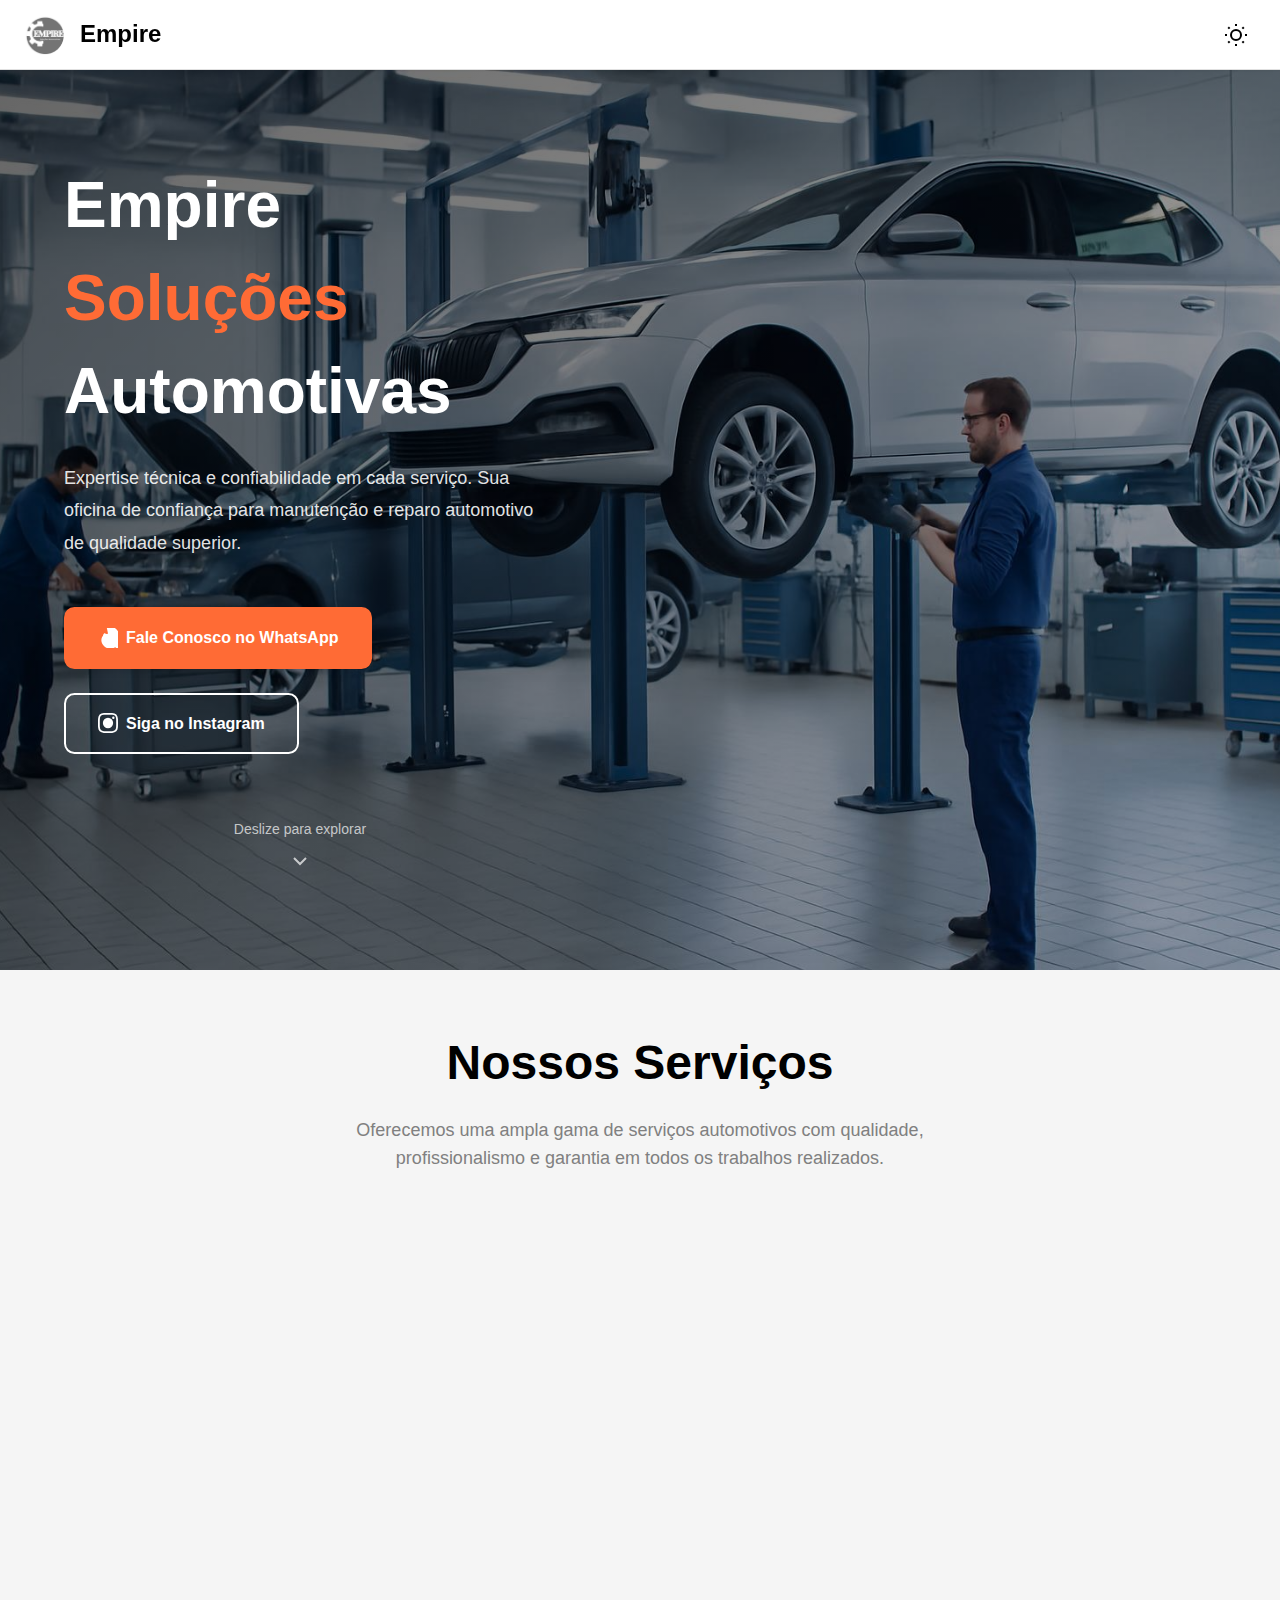
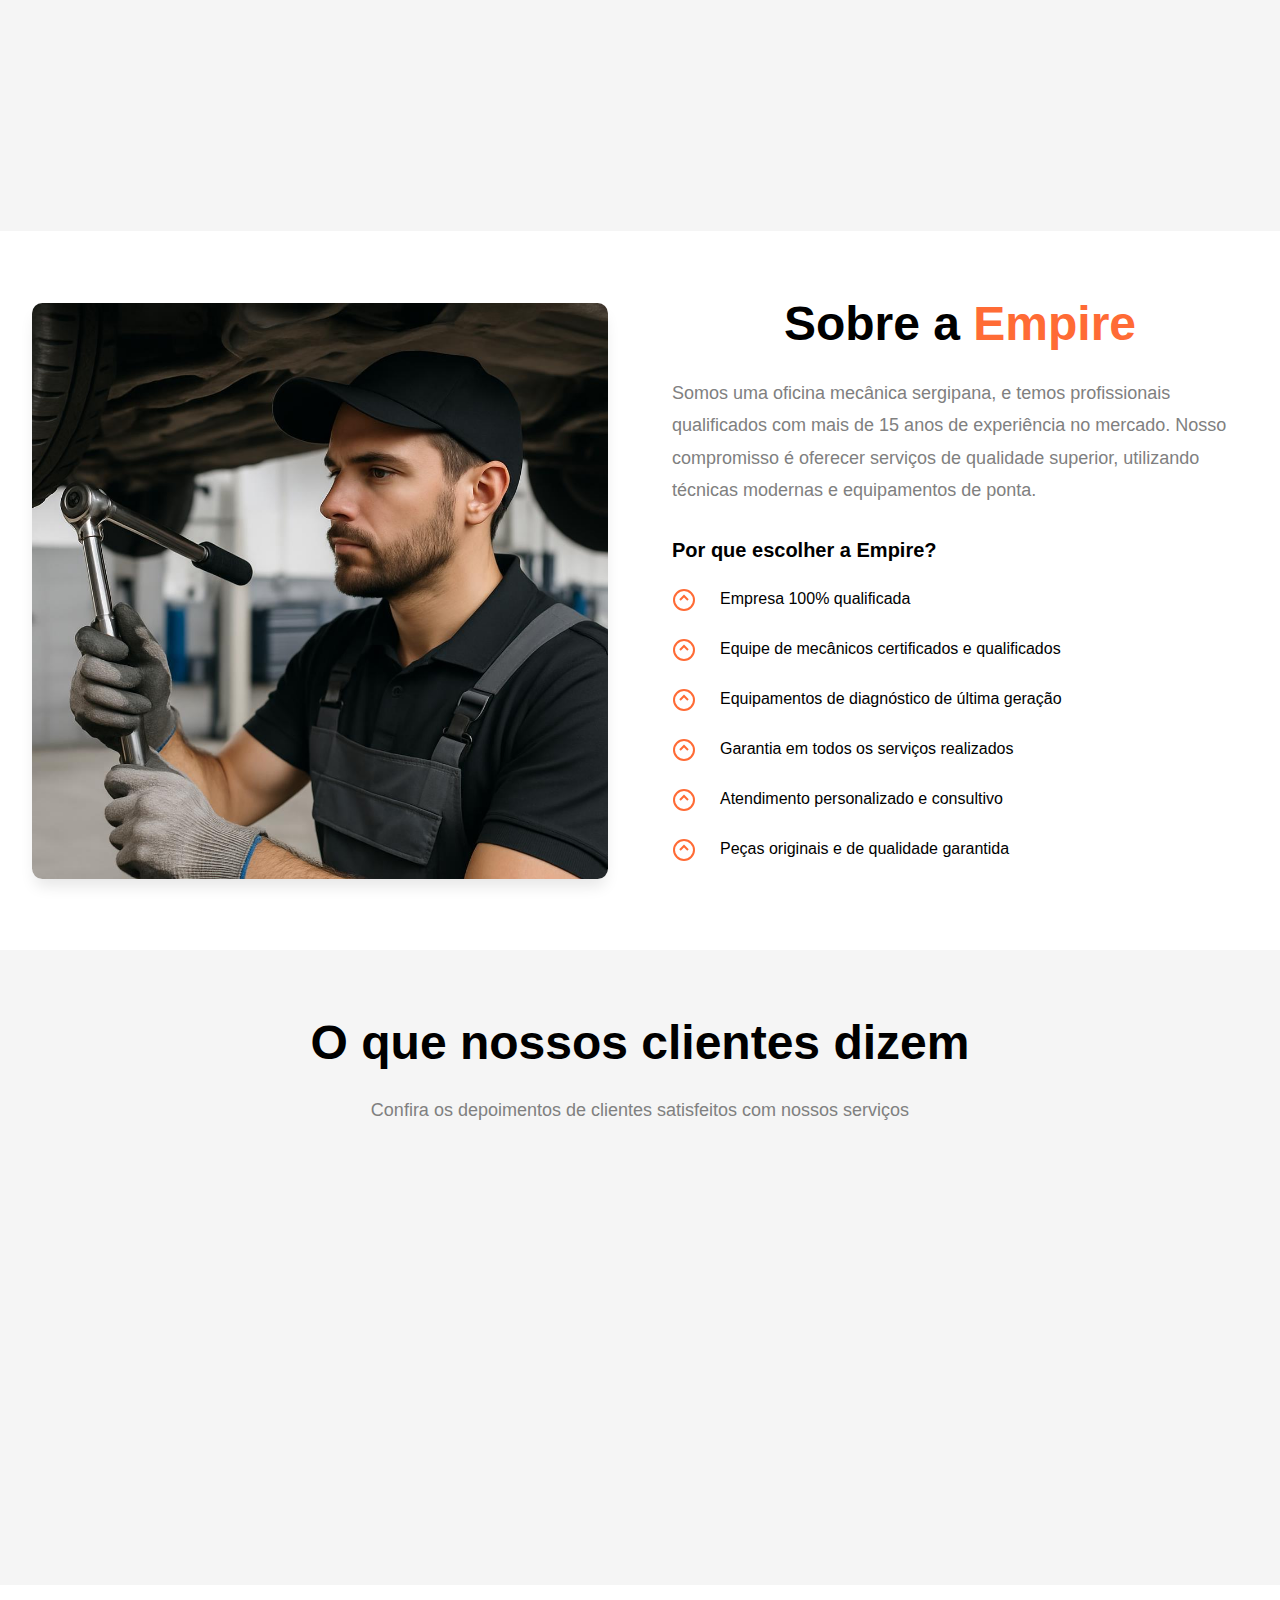
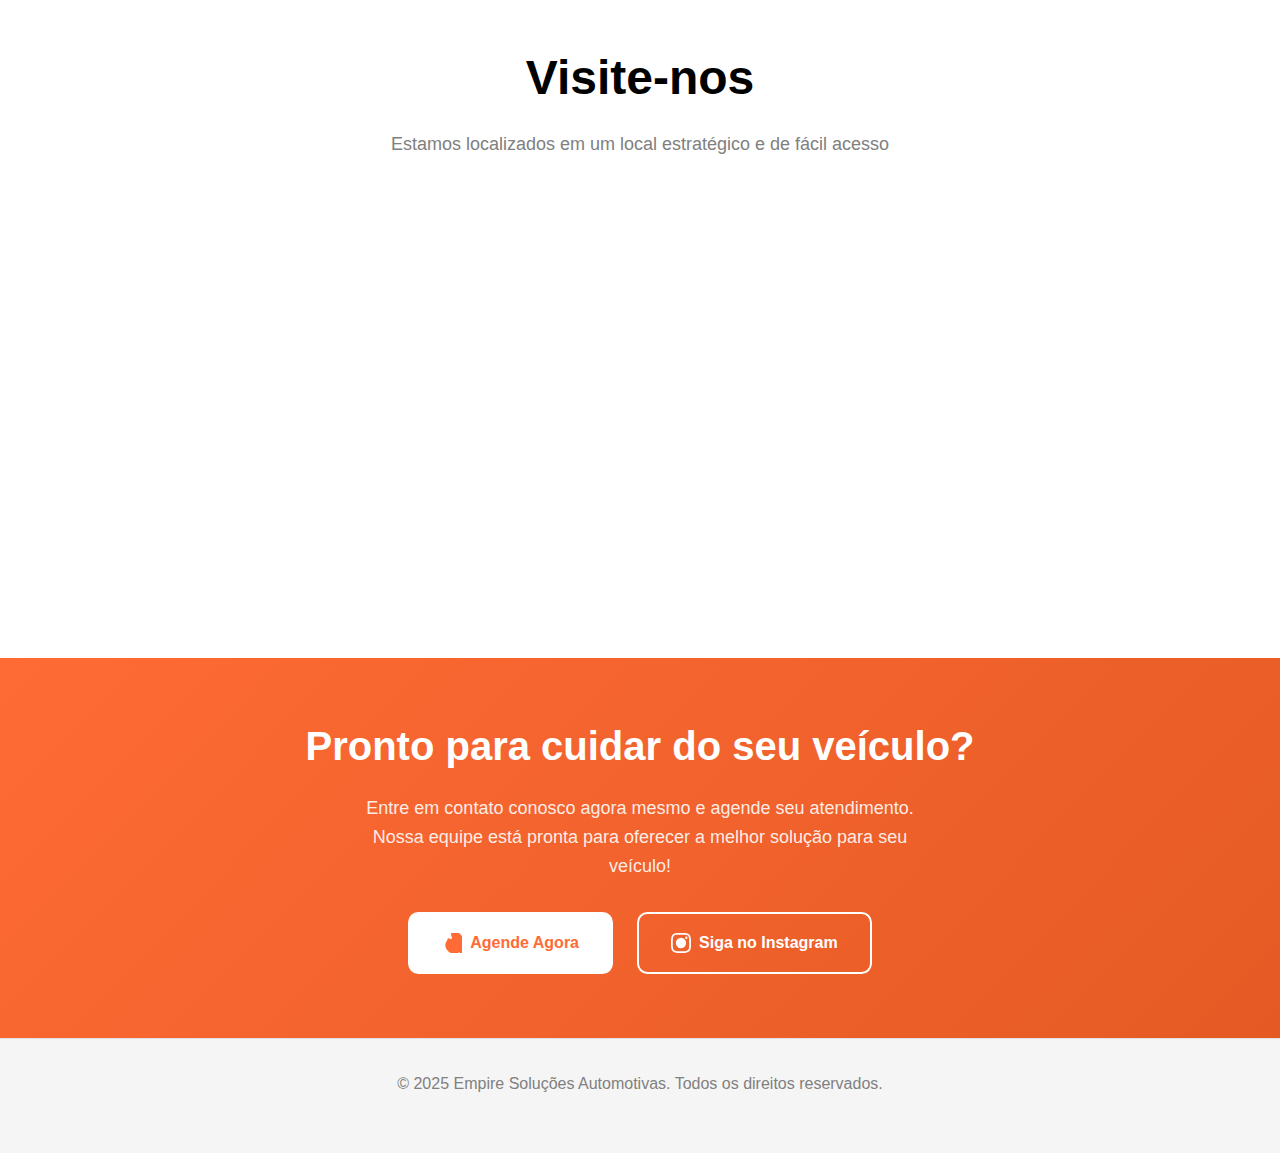
<file: index.html>
<!DOCTYPE html>
<html lang="pt-BR">
<head>
    <meta charset="UTF-8">
    <meta name="viewport" content="width=device-width, initial-scale=1.0">
    <title>Empire Soluções Automotivas</title>
    <link rel="stylesheet" href="css/styles.css">
</head>
<body>
    <!-- Header -->
    <header class="header">
        <div class="header-content">
            <div class="logo">
                <img src="images/logo.png" alt="Empire Soluções Automotivas" class="logo-img">
                <span class="logo-text">Empire</span>
            </div>
            <button class="theme-toggle" id="themeToggle" aria-label="Toggle theme">
                <svg class="sun-icon" width="24" height="24" viewBox="0 0 24 24" fill="none" stroke="currentColor" stroke-width="2">
                    <circle cx="12" cy="12" r="5"></circle>
                    <line x1="12" y1="1" x2="12" y2="3"></line>
                    <line x1="12" y1="21" x2="12" y2="23"></line>
                    <line x1="4.22" y1="4.22" x2="5.64" y2="5.64"></line>
                    <line x1="18.36" y1="18.36" x2="19.78" y2="19.78"></line>
                    <line x1="1" y1="12" x2="3" y2="12"></line>
                    <line x1="21" y1="12" x2="23" y2="12"></line>
                    <line x1="4.22" y1="19.78" x2="5.64" y2="18.36"></line>
                    <line x1="18.36" y1="5.64" x2="19.78" y2="4.22"></line>
                </svg>
                <svg class="moon-icon" width="24" height="24" viewBox="0 0 24 24" fill="none" stroke="currentColor" stroke-width="2">
                    <path d="M21 12.79A9 9 0 1 1 11.21 3 7 7 0 0 0 21 12.79z"></path>
                </svg>
            </button>
        </div>
    </header>

    <!-- Hero Section -->
    <section class="hero">
        <div class="hero-content">
            <h1 class="hero-title">
                <span class="hero-title-white">Empire</span>
                <span class="hero-title-orange">Soluções</span>
                <span class="hero-title-white">Automotivas</span>
            </h1>
            <p class="hero-description">
                Expertise técnica e confiabilidade em cada serviço. Sua oficina de confiança para manutenção e reparo automotivo de qualidade superior.
            </p>
            <div class="hero-buttons">
                <a href="booking.html" onclick="event.preventDefault(); window.location.href='booking.html'; return false;"?text=Olá!%20Gostaria%20de%20agendar%20um%20serviço%20na%20Empire%20Soluções%20Automotivas." class="btn btn-primary" target="_blank">
                    <svg width="20" height="20" viewBox="0 0 24 24" fill="currentColor">
                        <path d="M17.472 14.382c-.297-.149-1.758-.867-2.03-.967-.273-.099-.471-.148-.67.15-.197.297-.767.966-.94 1.164-.173.199-.347.223-.644.075-.297-.15-1.255-.463-2.39-1.475-.883-.788-1.48-1.761-1.653-2.059-.173-.297-.018-.458.13-.606.134-.133.298-.347.446-.52.149-.174.198-.298.298-.497.099-.198.05-.371-.025-.52-.075-.149-.669-1.612-.916-2.207-.242-.579-.487-.5-.67-.51-.173-.008-.371-.01-.57-.01-.198 0-.52.074-.792.372-.272.297-1.04 1.016-1.04 2.479 0 1.462 1.065 2.875 1.213 3.074.149.198 2.096 3.2 5.076 4.487.709.306 1.262.489 1.694.625.712.227 1.36.195 1.871.118.571-.085 1.758-.719 2.006-1.413.248-.694.248-1.289.173-1.413-.074-.124-.272-.198-.57-.347m-5.421-7.403h-.004a9.87 9.87 0 00-5.031 1.378c-3.055 2.364-3.905 6.75-1.904 10.692 1.913 3.692 5.786 5.81 9.77 5.81 2.331 0 4.56-.822 6.395-2.44l.009-.007 2.588 1.341c.309.161.659.134.945-.082.285-.217.38-.624.246-.925l-1.32-2.39c1.77-2.341 2.81-5.15 2.81-8.23-.001-8.59-7.418-15.52-16.635-15.52zm8.635 14.774l-2.197-1.131c.639.473 1.228 1.008 1.755 1.603.528.595.997 1.239 1.404 1.915l2.197 1.131c.309.161.659.134.945-.082.285-.217.38-.624.246-.925l-1.35-2.511z"/>
                    </svg>
                    Fale Conosco no WhatsApp
                </a>
                <a href="https://instagram.com/empiresolucoesautomotivas" class="btn btn-secondary" target="_blank">
                    <svg width="20" height="20" viewBox="0 0 24 24" fill="currentColor">
                        <path d="M12 2.163c3.204 0 3.584.012 4.85.07 3.252.148 4.771 1.691 4.919 4.919.058 1.265.069 1.645.069 4.849 0 3.205-.012 3.584-.069 4.849-.149 3.225-1.664 4.771-4.919 4.919-1.266.058-1.644.07-4.85.07-3.204 0-3.584-.012-4.849-.07-3.26-.149-4.771-1.699-4.919-4.92-.058-1.265-.07-1.644-.07-4.849 0-3.204.013-3.583.07-4.849.149-3.227 1.664-4.771 4.919-4.919 1.266-.057 1.645-.069 4.849-.069zm0-2.163c-3.259 0-3.667.014-4.947.072-4.358.2-6.78 2.618-6.98 6.98-.059 1.281-.073 1.689-.073 4.948 0 3.259.014 3.668.072 4.948.2 4.358 2.618 6.78 6.98 6.98 1.281.058 1.689.072 4.948.072 3.259 0 3.668-.014 4.948-.072 4.354-.2 6.782-2.618 6.979-6.98.059-1.28.073-1.689.073-4.948 0-3.259-.014-3.667-.072-4.947-.196-4.354-2.617-6.78-6.979-6.98-1.281-.059-1.69-.073-4.949-.073zM5.838 12a6.162 6.162 0 1 1 12.324 0 6.162 6.162 0 0 1-12.324 0zM12 16a4 4 0 1 1 0-8 4 4 0 0 1 0 8zm4.965-10.322a1.44 1.44 0 1 1 2.881.001 1.44 1.44 0 0 1-2.881-.001z"/>
                    </svg>
                    Siga no Instagram
                </a>
            </div>
            <div class="scroll-indicator">
                <span>Deslize para explorar</span>
                <svg width="24" height="24" viewBox="0 0 24 24" fill="none" stroke="currentColor" stroke-width="2">
                    <polyline points="6 9 12 15 18 9"></polyline>
                </svg>
            </div>
        </div>
        <div class="hero-background" style="background-image: url('images/hero-banner.jpg')"></div>
    </section>

    <!-- Services Section -->
    <section class="services" id="services">
        <div class="container">
            <h2 class="section-title">Nossos Serviços</h2>
            <p class="section-subtitle">Oferecemos uma ampla gama de serviços automotivos com qualidade, profissionalismo e garantia em todos os trabalhos realizados.</p>
            
            <div class="services-grid">
                <!-- Manutenção Geral -->
                <div class="service-card">
                    <div class="service-image">
                        <img src="images/maintenance-service.jpg" alt="Manutenção Geral">
                    </div>
                    <div class="service-content">
                        <div class="service-icon">
                            <svg width="32" height="32" viewBox="0 0 24 24" fill="none" stroke="currentColor" stroke-width="2">
                                <path d="M14.7 6.3a1 1 0 0 0 0 1.4l1.6 1.6a1 1 0 0 0 1.4 0l3.77-3.77a6 6 0 0 1-7.94 7.94l-6.91 6.91a2.12 2.12 0 1 1-3-3l6.91-6.91a6 6 0 0 1 7.94-7.94l-3.76 3.76z"></path>
                            </svg>
                        </div>
                        <h3 class="service-title">Manutenção Geral</h3>
                        <p class="service-description">Serviços completos de manutenção preventiva e corretiva para seu veículo, garantindo seu funcionamento perfeito.</p>
                    </div>
                </div>

                <!-- Elétrica Automotiva -->
                <div class="service-card">
                    <div class="service-image">
                        <img src="images/electrical-service.jpg" alt="Elétrica Automotiva">
                    </div>
                    <div class="service-content">
                        <div class="service-icon">
                            <svg width="32" height="32" viewBox="0 0 24 24" fill="none" stroke="currentColor" stroke-width="2">
                                <polyline points="6 16 12 10 18 16"></polyline>
                                <line x1="12" y1="10" x2="12" y2="3"></line>
                            </svg>
                        </div>
                        <h3 class="service-title">Elétrica Automotiva</h3>
                        <p class="service-description">Diagnóstico e reparo de sistemas elétricos, baterias, alternadores e componentes eletrônicos com precisão.</p>
                    </div>
                </div>

                <!-- Freios e Suspensão -->
                <div class="service-card">
                    <div class="service-image">
                        <img src="images/suspension-service.jpg" alt="Freios e Suspensão">
                    </div>
                    <div class="service-content">
                        <div class="service-icon">
                            <svg width="32" height="32" viewBox="0 0 24 24" fill="none" stroke="currentColor" stroke-width="2">
                                <path d="M12 22s8-4 8-10V5l-8-3-8 3v7c0 6 8 10 8 10z"></path>
                            </svg>
                        </div>
                        <h3 class="service-title">Freios e Suspensão</h3>
                        <p class="service-description">Inspeção, reparo e substituição de componentes de segurança com equipamento de ponta.</p>
                    </div>
                </div>

                <!-- Diagnóstico Computadorizado -->
                <div class="service-card">
                    <div class="service-image">
                        <img src="images/diagnostic-service.jpg" alt="Diagnóstico Computadorizado">
                    </div>
                    <div class="service-content">
                        <div class="service-icon">
                            <svg width="32" height="32" viewBox="0 0 24 24" fill="none" stroke="currentColor" stroke-width="2">
                                <path d="M21 16V8a2 2 0 0 0-1-1.73l-7-4a2 2 0 0 0-2 0l-7 4A2 2 0 0 0 3 8v8a2 2 0 0 0 1 1.73l7 4a2 2 0 0 0 2 0l7-4A2 2 0 0 0 21 16z"></path>
                                <polyline points="3.27 6.96 12 12.01 20.73 6.96"></polyline>
                                <line x1="12" y1="22.08" x2="12" y2="12"></line>
                            </svg>
                        </div>
                        <h3 class="service-title">Diagnóstico Computadorizado</h3>
                        <p class="service-description">Leitura de códigos de erro e diagnóstico avançado com equipamento de última geração.</p>
                    </div>
                </div>
            </div>
        </div>
    </section>

    <!-- About Section -->
    <section class="about" id="about">
        <div class="container about-container">
            <div class="about-image">
                <img src="images/maintenance-service.jpg" alt="Sobre a Empire">
            </div>
            <div class="about-content">
                <h2 class="section-title">Sobre a <span class="highlight">Empire</span></h2>
                <p class="about-text">Somos uma oficina mecânica sergipana, e temos profissionais qualificados com mais de 15 anos de experiência no mercado. Nosso compromisso é oferecer serviços de qualidade superior, utilizando técnicas modernas e equipamentos de ponta.</p>
                
                <h3 class="about-subtitle">Por que escolher a Empire?</h3>
                <ul class="about-list">
                    <li>
                        <svg width="24" height="24" viewBox="0 0 24 24" fill="none" stroke="currentColor" stroke-width="2">
                            <circle cx="12" cy="12" r="10"></circle>
                            <polyline points="16 12 12 8 8 12"></polyline>
                        </svg>
                        Empresa 100% qualificada
                    </li>
                    <li>
                        <svg width="24" height="24" viewBox="0 0 24 24" fill="none" stroke="currentColor" stroke-width="2">
                            <circle cx="12" cy="12" r="10"></circle>
                            <polyline points="16 12 12 8 8 12"></polyline>
                        </svg>
                        Equipe de mecânicos certificados e qualificados
                    </li>
                    <li>
                        <svg width="24" height="24" viewBox="0 0 24 24" fill="none" stroke="currentColor" stroke-width="2">
                            <circle cx="12" cy="12" r="10"></circle>
                            <polyline points="16 12 12 8 8 12"></polyline>
                        </svg>
                        Equipamentos de diagnóstico de última geração
                    </li>
                    <li>
                        <svg width="24" height="24" viewBox="0 0 24 24" fill="none" stroke="currentColor" stroke-width="2">
                            <circle cx="12" cy="12" r="10"></circle>
                            <polyline points="16 12 12 8 8 12"></polyline>
                        </svg>
                        Garantia em todos os serviços realizados
                    </li>
                    <li>
                        <svg width="24" height="24" viewBox="0 0 24 24" fill="none" stroke="currentColor" stroke-width="2">
                            <circle cx="12" cy="12" r="10"></circle>
                            <polyline points="16 12 12 8 8 12"></polyline>
                        </svg>
                        Atendimento personalizado e consultivo
                    </li>
                    <li>
                        <svg width="24" height="24" viewBox="0 0 24 24" fill="none" stroke="currentColor" stroke-width="2">
                            <circle cx="12" cy="12" r="10"></circle>
                            <polyline points="16 12 12 8 8 12"></polyline>
                        </svg>
                        Peças originais e de qualidade garantida
                    </li>
                </ul>
            </div>
        </div>
    </section>

    <!-- Testimonials Section -->
    <section class="testimonials" id="testimonials">
        <div class="container">
            <h2 class="section-title">O que nossos clientes dizem</h2>
            <p class="section-subtitle">Confira os depoimentos de clientes satisfeitos com nossos serviços</p>
            
            <div class="testimonials-grid">
                <div class="testimonial-card">
                    <div class="stars">
                        <span class="star">★</span>
                        <span class="star">★</span>
                        <span class="star">★</span>
                        <span class="star">★</span>
                        <span class="star">★</span>
                    </div>
                    <p class="testimonial-text">"Excelente atendimento! A equipe é muito profissional e o serviço foi realizado com qualidade. Recomendo!"</p>
                    <div class="testimonial-author">
                        <p class="author-name">Carlos Silva</p>
                        <p class="author-role">Proprietário de Veículo</p>
                    </div>
                </div>

                <div class="testimonial-card">
                    <div class="stars">
                        <span class="star">★</span>
                        <span class="star">★</span>
                        <span class="star">★</span>
                        <span class="star">★</span>
                        <span class="star">★</span>
                    </div>
                    <p class="testimonial-text">"Empresa confiável. Sempre entregam no prazo e com excelência. Muito satisfeita com os resultados."</p>
                    <div class="testimonial-author">
                        <p class="author-name">Marina Santos</p>
                        <p class="author-role">Proprietária de Veículo</p>
                    </div>
                </div>

                <div class="testimonial-card">
                    <div class="stars">
                        <span class="star">★</span>
                        <span class="star">★</span>
                        <span class="star">★</span>
                        <span class="star">★</span>
                        <span class="star">★</span>
                    </div>
                    <p class="testimonial-text">"Serviço de diagnóstico muito preciso. Resolveu o problema do meu carro rapidamente. Voltarei com certeza!"</p>
                    <div class="testimonial-author">
                        <p class="author-name">Roberto Costa</p>
                        <p class="author-role">Empresário</p>
                    </div>
                </div>
            </div>
        </div>
    </section>

    <!-- Location Section -->
    <section class="location" id="location">
        <div class="container">
            <h2 class="section-title">Visite-nos</h2>
            <p class="section-subtitle">Estamos localizados em um local estratégico e de fácil acesso</p>
            
            <div class="location-grid">
                <!-- Localização -->
                <div class="location-card">
                    <div class="location-icon">
                        <svg width="32" height="32" viewBox="0 0 24 24" fill="none" stroke="currentColor" stroke-width="2">
                            <path d="M21 10c0 7-9 13-9 13s-9-6-9-13a9 9 0 0 1 18 0z"></path>
                            <circle cx="12" cy="10" r="3"></circle>
                        </svg>
                    </div>
                    <h3 class="location-title">Localização</h3>
                    <p class="location-text">Avenida Deputado Airton Teles, 616</p>
                    <p class="location-text">Aracaju, SE 49065-270</p>
                    <a href="https://maps.google.com/?q=Avenida+Deputado+Airton+Teles+616+Aracaju+SE" class="location-link" target="_blank">Ver no mapa →</a>
                </div>

                <!-- Horário -->
                <div class="location-card">
                    <div class="location-icon">
                        <svg width="32" height="32" viewBox="0 0 24 24" fill="none" stroke="currentColor" stroke-width="2">
                            <circle cx="12" cy="12" r="10"></circle>
                            <polyline points="12 6 12 12 16 14"></polyline>
                        </svg>
                    </div>
                    <h3 class="location-title">Horário de Funcionamento</h3>
                    <div class="schedule">
                        <div class="schedule-row">
                            <span class="schedule-day">Segunda a Sexta</span>
                            <span class="schedule-time">08:00 - 18:00</span>
                        </div>
                        <div class="schedule-row">
                            <span class="schedule-day">Sábado</span>
                            <span class="schedule-time">08:00 - 13:00</span>
                        </div>
                        <div class="schedule-row">
                            <span class="schedule-day">Domingo</span>
                            <span class="schedule-time closed">Fechado</span>
                        </div>
                    </div>
                </div>

                <!-- Contato -->
                <div class="location-card">
                    <div class="location-icon">
                        <svg width="32" height="32" viewBox="0 0 24 24" fill="none" stroke="currentColor" stroke-width="2">
                            <path d="M22 16.92v3a2 2 0 0 1-2.18 2 19.79 19.79 0 0 1-8.63-3.07 19.5 19.5 0 0 1-6-6 19.79 19.79 0 0 1-3.07-8.67A2 2 0 0 1 4.11 2h3a2 2 0 0 1 2 1.72 12.84 12.84 0 0 0 .7 2.81 2 2 0 0 1-.45 2.11L8.09 9.91a16 16 0 0 0 6 6l1.27-1.27a2 2 0 0 1 2.11-.45 12.84 12.84 0 0 0 2.81.7A2 2 0 0 1 22 16.92z"></path>
                        </svg>
                    </div>
                    <h3 class="location-title">Contato Direto</h3>
                    <p class="contact-text">Ligue ou envie uma mensagem</p>
                    <div class="contact-info">
                        <a href="tel:+5579999727920" class="contact-link">(79) 99972-7920</a>
                        <a href="mailto:contato@empire.com" class="contact-link">contato@empire.com</a>
                    </div>
                </div>
            </div>
        </div>
    </section>

    <!-- CTA Section -->
    <section class="cta">
        <div class="cta-content">
            <h2>Pronto para cuidar do seu veículo?</h2>
            <p>Entre em contato conosco agora mesmo e agende seu atendimento. Nossa equipe está pronta para oferecer a melhor solução para seu veículo!</p>
            <div class="cta-buttons">
                <a href="booking.html" onclick="event.preventDefault(); window.location.href='booking.html'; return false;"?text=Olá!%20Gostaria%20de%20agendar%20um%20serviço%20na%20Empire%20Soluções%20Automotivas." class="btn btn-light" target="_blank">
                    <svg width="20" height="20" viewBox="0 0 24 24" fill="currentColor">
                        <path d="M17.472 14.382c-.297-.149-1.758-.867-2.03-.967-.273-.099-.471-.148-.67.15-.197.297-.767.966-.94 1.164-.173.199-.347.223-.644.075-.297-.15-1.255-.463-2.39-1.475-.883-.788-1.48-1.761-1.653-2.059-.173-.297-.018-.458.13-.606.134-.133.298-.347.446-.52.149-.174.198-.298.298-.497.099-.198.05-.371-.025-.52-.075-.149-.669-1.612-.916-2.207-.242-.579-.487-.5-.67-.51-.173-.008-.371-.01-.57-.01-.198 0-.52.074-.792.372-.272.297-1.04 1.016-1.04 2.479 0 1.462 1.065 2.875 1.213 3.074.149.198 2.096 3.2 5.076 4.487.709.306 1.262.489 1.694.625.712.227 1.36.195 1.871.118.571-.085 1.758-.719 2.006-1.413.248-.694.248-1.289.173-1.413-.074-.124-.272-.198-.57-.347m-5.421-7.403h-.004a9.87 9.87 0 00-5.031 1.378c-3.055 2.364-3.905 6.75-1.904 10.692 1.913 3.692 5.786 5.81 9.77 5.81 2.331 0 4.56-.822 6.395-2.44l.009-.007 2.588 1.341c.309.161.659.134.945-.082.285-.217.38-.624.246-.925l-1.32-2.39c1.77-2.341 2.81-5.15 2.81-8.23-.001-8.59-7.418-15.52-16.635-15.52zm8.635 14.774l-2.197-1.131c.639.473 1.228 1.008 1.755 1.603.528.595.997 1.239 1.404 1.915l2.197 1.131c.309.161.659.134.945-.082.285-.217.38-.624.246-.925l-1.35-2.511z"/>
                    </svg>
                    Agende Agora
                </a>
                <a href="https://instagram.com/empiresolucoesautomotivas" class="btn btn-outline-light" target="_blank">
                    <svg width="20" height="20" viewBox="0 0 24 24" fill="currentColor">
                        <path d="M12 2.163c3.204 0 3.584.012 4.85.07 3.252.148 4.771 1.691 4.919 4.919.058 1.265.069 1.645.069 4.849 0 3.205-.012 3.584-.069 4.849-.149 3.225-1.664 4.771-4.919 4.919-1.266.058-1.644.07-4.85.07-3.204 0-3.584-.012-4.849-.07-3.26-.149-4.771-1.699-4.919-4.92-.058-1.265-.07-1.644-.07-4.849 0-3.204.013-3.583.07-4.849.149-3.227 1.664-4.771 4.919-4.919 1.266-.057 1.645-.069 4.849-.069zm0-2.163c-3.259 0-3.667.014-4.947.072-4.358.2-6.78 2.618-6.98 6.98-.059 1.281-.073 1.689-.073 4.948 0 3.259.014 3.668.072 4.948.2 4.358 2.618 6.78 6.98 6.98 1.281.058 1.689.072 4.948.072 3.259 0 3.668-.014 4.948-.072 4.354-.2 6.782-2.618 6.979-6.98.059-1.28.073-1.689.073-4.948 0-3.259-.014-3.667-.072-4.947-.196-4.354-2.617-6.78-6.979-6.98-1.281-.059-1.69-.073-4.949-.073zM5.838 12a6.162 6.162 0 1 1 12.324 0 6.162 6.162 0 0 1-12.324 0zM12 16a4 4 0 1 1 0-8 4 4 0 0 1 0 8zm4.965-10.322a1.44 1.44 0 1 1 2.881.001 1.44 1.44 0 0 1-2.881-.001z"/>
                    </svg>
                    Siga no Instagram
                </a>
            </div>
        </div>
    </section>

    <!-- Footer -->
    <footer class="footer">
        <div class="container">
            <p>&copy; 2025 Empire Soluções Automotivas. Todos os direitos reservados.</p>
        </div>
    </footer>

    <script src="js/script.js"></script>
</body>
</html>
</file>
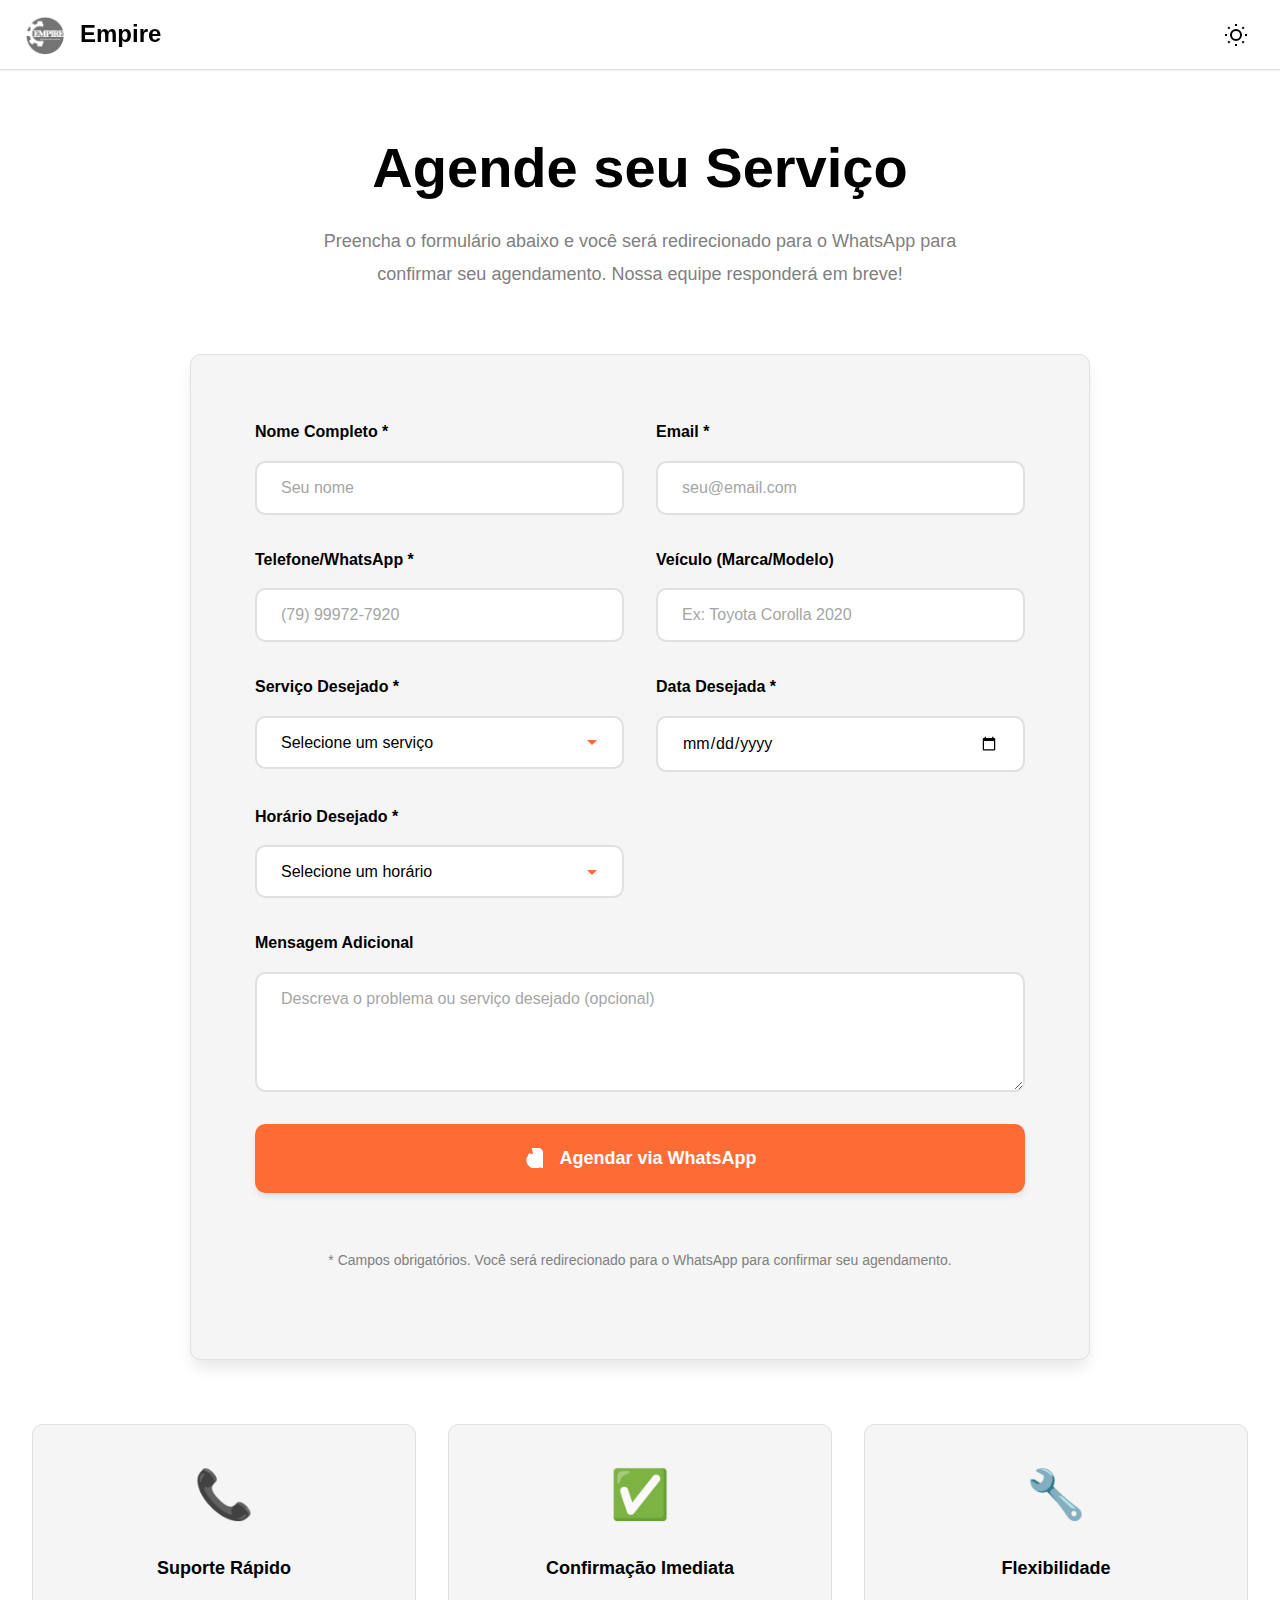
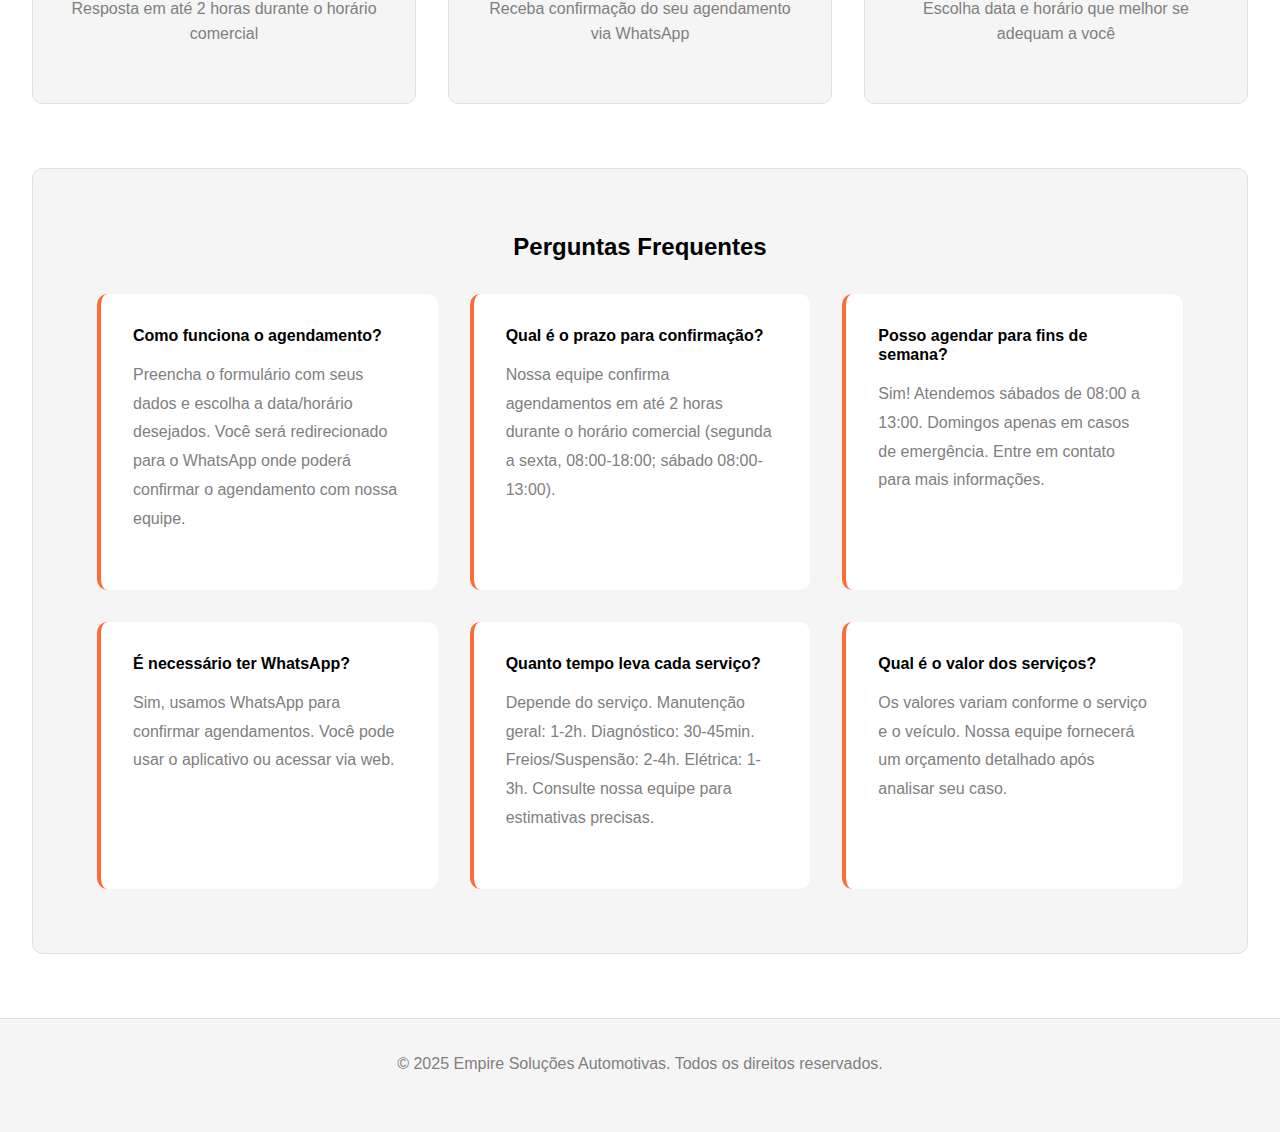
<file: booking.html>
<!DOCTYPE html>
<html lang="pt-BR">
<head>
    <meta charset="UTF-8">
    <meta name="viewport" content="width=device-width, initial-scale=1.0">
    <title>Agende seu Serviço - Empire Soluções Automotivas</title>
    <link rel="stylesheet" href="css/styles.css">
    <link rel="stylesheet" href="css/booking.css">
</head>
<body>
    <!-- Header -->
    <header class="header">
        <div class="header-content">
            <div class="logo">
                <img src="images/logo.png" alt="Empire Soluções Automotivas" class="logo-img">
                <span class="logo-text">Empire</span>
            </div>
            <button class="theme-toggle" id="themeToggle" aria-label="Toggle theme">
                <svg class="sun-icon" width="24" height="24" viewBox="0 0 24 24" fill="none" stroke="currentColor" stroke-width="2">
                    <circle cx="12" cy="12" r="5"></circle>
                    <line x1="12" y1="1" x2="12" y2="3"></line>
                    <line x1="12" y1="21" x2="12" y2="23"></line>
                    <line x1="4.22" y1="4.22" x2="5.64" y2="5.64"></line>
                    <line x1="18.36" y1="18.36" x2="19.78" y2="19.78"></line>
                    <line x1="1" y1="12" x2="3" y2="12"></line>
                    <line x1="21" y1="12" x2="23" y2="12"></line>
                    <line x1="4.22" y1="19.78" x2="5.64" y2="18.36"></line>
                    <line x1="18.36" y1="5.64" x2="19.78" y2="4.22"></line>
                </svg>
                <svg class="moon-icon" width="24" height="24" viewBox="0 0 24 24" fill="none" stroke="currentColor" stroke-width="2">
                    <path d="M21 12.79A9 9 0 1 1 11.21 3 7 7 0 0 0 21 12.79z"></path>
                </svg>
            </button>
        </div>
    </header>

    <!-- Booking Section -->
    <section class="booking-section">
        <div class="container">
            <div class="booking-header">
                <h1 class="booking-title">Agende seu Serviço</h1>
                <p class="booking-subtitle">
                    Preencha o formulário abaixo e você será redirecionado para o WhatsApp para confirmar seu agendamento. Nossa equipe responderá em breve!
                </p>
            </div>

            <div class="booking-container">
                <form id="bookingForm" class="booking-form">
                    <div class="form-grid">
                        <!-- Nome -->
                        <div class="form-group">
                            <label for="name" class="form-label">Nome Completo *</label>
                            <input 
                                type="text" 
                                id="name" 
                                name="name" 
                                class="form-input" 
                                placeholder="Seu nome"
                                required
                            >
                        </div>

                        <!-- Email -->
                        <div class="form-group">
                            <label for="email" class="form-label">Email *</label>
                            <input 
                                type="email" 
                                id="email" 
                                name="email" 
                                class="form-input" 
                                placeholder="seu@email.com"
                                required
                            >
                        </div>

                        <!-- Telefone -->
                        <div class="form-group">
                            <label for="phone" class="form-label">Telefone/WhatsApp *</label>
                            <input 
                                type="tel" 
                                id="phone" 
                                name="phone" 
                                class="form-input" 
                                placeholder="(79) 99972-7920"
                                required
                            >
                        </div>

                        <!-- Veículo -->
                        <div class="form-group">
                            <label for="vehicle" class="form-label">Veículo (Marca/Modelo)</label>
                            <input 
                                type="text" 
                                id="vehicle" 
                                name="vehicle" 
                                class="form-input" 
                                placeholder="Ex: Toyota Corolla 2020"
                            >
                        </div>

                        <!-- Serviço -->
                        <div class="form-group">
                            <label for="service" class="form-label">Serviço Desejado *</label>
                            <select id="service" name="service" class="form-select" required>
                                <option value="">Selecione um serviço</option>
                                <option value="maintenance">Manutenção Geral</option>
                                <option value="electrical">Elétrica Automotiva</option>
                                <option value="brakes">Freios e Suspensão</option>
                                <option value="diagnostic">Diagnóstico Computadorizado</option>
                                <option value="other">Outro Serviço</option>
                            </select>
                        </div>

                        <!-- Data -->
                        <div class="form-group">
                            <label for="date" class="form-label">Data Desejada *</label>
                            <input 
                                type="date" 
                                id="date" 
                                name="date" 
                                class="form-input"
                                required
                            >
                        </div>

                        <!-- Horário -->
                        <div class="form-group">
                            <label for="time" class="form-label">Horário Desejado *</label>
                            <select id="time" name="time" class="form-select" required>
                                <option value="">Selecione um horário</option>
                                <option value="08:00">08:00</option>
                                <option value="08:30">08:30</option>
                                <option value="09:00">09:00</option>
                                <option value="09:30">09:30</option>
                                <option value="10:00">10:00</option>
                                <option value="10:30">10:30</option>
                                <option value="11:00">11:00</option>
                                <option value="11:30">11:30</option>
                                <option value="13:00">13:00</option>
                                <option value="13:30">13:30</option>
                                <option value="14:00">14:00</option>
                                <option value="14:30">14:30</option>
                                <option value="15:00">15:00</option>
                                <option value="15:30">15:30</option>
                                <option value="16:00">16:00</option>
                                <option value="16:30">16:30</option>
                                <option value="17:00">17:00</option>
                                <option value="17:30">17:30</option>
                            </select>
                        </div>
                    </div>

                    <!-- Mensagem Adicional -->
                    <div class="form-group-full">
                        <label for="message" class="form-label">Mensagem Adicional</label>
                        <textarea 
                            id="message" 
                            name="message" 
                            class="form-textarea" 
                            placeholder="Descreva o problema ou serviço desejado (opcional)"
                        ></textarea>
                    </div>

                    <!-- Submit Button -->
                    <button type="submit" class="btn-submit" id="submitBtn">
                        <svg width="20" height="20" viewBox="0 0 24 24" fill="currentColor">
                            <path d="M17.472 14.382c-.297-.149-1.758-.867-2.03-.967-.273-.099-.471-.148-.67.15-.197.297-.767.966-.94 1.164-.173.199-.347.223-.644.075-.297-.15-1.255-.463-2.39-1.475-.883-.788-1.48-1.761-1.653-2.059-.173-.297-.018-.458.13-.606.134-.133.298-.347.446-.52.149-.174.198-.298.298-.497.099-.198.05-.371-.025-.52-.075-.149-.669-1.612-.916-2.207-.242-.579-.487-.5-.67-.51-.173-.008-.371-.01-.57-.01-.198 0-.52.074-.792.372-.272.297-1.04 1.016-1.04 2.479 0 1.462 1.065 2.875 1.213 3.074.149.198 2.096 3.2 5.076 4.487.709.306 1.262.489 1.694.625.712.227 1.36.195 1.871.118.571-.085 1.758-.719 2.006-1.413.248-.694.248-1.289.173-1.413-.074-.124-.272-.198-.57-.347m-5.421-7.403h-.004a9.87 9.87 0 00-5.031 1.378c-3.055 2.364-3.905 6.75-1.904 10.692 1.913 3.692 5.786 5.81 9.77 5.81 2.331 0 4.56-.822 6.395-2.44l.009-.007 2.588 1.341c.309.161.659.134.945-.082.285-.217.38-.624.246-.925l-1.32-2.39c1.77-2.341 2.81-5.15 2.81-8.23-.001-8.59-7.418-15.52-16.635-15.52zm8.635 14.774l-2.197-1.131c.639.473 1.228 1.008 1.755 1.603.528.595.997 1.239 1.404 1.915l2.197 1.131c.309.161.659.134.945-.082.285-.217.38-.624.246-.925l-1.35-2.511z"/>
                        </svg>
                        Agendar via WhatsApp
                    </button>

                    <p class="form-disclaimer">
                        * Campos obrigatórios. Você será redirecionado para o WhatsApp para confirmar seu agendamento.
                    </p>
                </form>
            </div>

            <!-- Info Cards -->
            <div class="info-cards">
                <div class="info-card">
                    <div class="info-icon">📞</div>
                    <h3 class="info-title">Suporte Rápido</h3>
                    <p class="info-text">Resposta em até 2 horas durante o horário comercial</p>
                </div>

                <div class="info-card">
                    <div class="info-icon">✅</div>
                    <h3 class="info-title">Confirmação Imediata</h3>
                    <p class="info-text">Receba confirmação do seu agendamento via WhatsApp</p>
                </div>

                <div class="info-card">
                    <div class="info-icon">🔧</div>
                    <h3 class="info-title">Flexibilidade</h3>
                    <p class="info-text">Escolha data e horário que melhor se adequam a você</p>
                </div>
            </div>

            <!-- FAQ Section -->
            <div class="faq-section">
                <h2 class="faq-title">Perguntas Frequentes</h2>
                
                <div class="faq-grid">
                    <div class="faq-item">
                        <h3 class="faq-question">Como funciona o agendamento?</h3>
                        <p class="faq-answer">
                            Preencha o formulário com seus dados e escolha a data/horário desejados. Você será redirecionado para o WhatsApp onde poderá confirmar o agendamento com nossa equipe.
                        </p>
                    </div>

                    <div class="faq-item">
                        <h3 class="faq-question">Qual é o prazo para confirmação?</h3>
                        <p class="faq-answer">
                            Nossa equipe confirma agendamentos em até 2 horas durante o horário comercial (segunda a sexta, 08:00-18:00; sábado 08:00-13:00).
                        </p>
                    </div>

                    <div class="faq-item">
                        <h3 class="faq-question">Posso agendar para fins de semana?</h3>
                        <p class="faq-answer">
                            Sim! Atendemos sábados de 08:00 a 13:00. Domingos apenas em casos de emergência. Entre em contato para mais informações.
                        </p>
                    </div>

                    <div class="faq-item">
                        <h3 class="faq-question">É necessário ter WhatsApp?</h3>
                        <p class="faq-answer">
                            Sim, usamos WhatsApp para confirmar agendamentos. Você pode usar o aplicativo ou acessar via web.
                        </p>
                    </div>

                    <div class="faq-item">
                        <h3 class="faq-question">Quanto tempo leva cada serviço?</h3>
                        <p class="faq-answer">
                            Depende do serviço. Manutenção geral: 1-2h. Diagnóstico: 30-45min. Freios/Suspensão: 2-4h. Elétrica: 1-3h. Consulte nossa equipe para estimativas precisas.
                        </p>
                    </div>

                    <div class="faq-item">
                        <h3 class="faq-question">Qual é o valor dos serviços?</h3>
                        <p class="faq-answer">
                            Os valores variam conforme o serviço e o veículo. Nossa equipe fornecerá um orçamento detalhado após analisar seu caso.
                        </p>
                    </div>
                </div>
            </div>
        </div>
    </section>

    <!-- Footer -->
    <footer class="footer">
        <div class="container">
            <p>&copy; 2025 Empire Soluções Automotivas. Todos os direitos reservados.</p>
        </div>
    </footer>

    <script src="js/script.js"></script>
    <script src="js/booking.js"></script>
</body>
</html>
</file>
<file: css/styles.css>
/* ============================================
   EMPIRE SOLUÇÕES AUTOMOTIVAS - CSS PURO
   Design: Industrial Minimalist
   Paleta: Cinza, Branco, Laranja Metálico
   ============================================ */

/* ============================================
   VARIÁVEIS CSS (Tema Claro)
   ============================================ */
:root {
  --primary: #FF6B35;
  --primary-foreground: #FFFFFF;
  --background: #FFFFFF;
  --foreground: #000000;
  --card: #F5F5F5;
  --card-foreground: #000000;
  --secondary: #808080;
  --secondary-foreground: #FFFFFF;
  --muted: #E8E8E8;
  --muted-foreground: #000000;
  --accent: #FF6B35;
  --accent-foreground: #FFFFFF;
  --border: #E0E0E0;
  --radius: 0.65rem;
  
  /* Espaçamento */
  --spacing-xs: 0.5rem;
  --spacing-sm: 1rem;
  --spacing-md: 1.5rem;
  --spacing-lg: 2rem;
  --spacing-xl: 3rem;
  --spacing-2xl: 4rem;
  
  /* Tipografia */
  --font-sans: -apple-system, BlinkMacSystemFont, 'Segoe UI', 'Roboto', 'Oxygen', 'Ubuntu', 'Cantarell', sans-serif;
  --font-size-sm: 0.875rem;
  --font-size-base: 1rem;
  --font-size-lg: 1.125rem;
  --font-size-xl: 1.25rem;
  --font-size-2xl: 1.5rem;
  --font-size-3xl: 2rem;
  --font-size-4xl: 2.5rem;
  
  /* Sombras */
  --shadow-sm: 0 1px 2px 0 rgba(0, 0, 0, 0.05);
  --shadow-md: 0 4px 6px -1px rgba(0, 0, 0, 0.1);
  --shadow-lg: 0 10px 15px -3px rgba(0, 0, 0, 0.1);
  --shadow-xl: 0 20px 25px -5px rgba(0, 0, 0, 0.1);
}

/* ============================================
   VARIÁVEIS CSS (Tema Escuro)
   ============================================ */
body.dark {
  --background: #1A1A1A;
  --foreground: #FFFFFF;
  --card: #2C2C2C;
  --card-foreground: #FFFFFF;
  --muted: #3A3A3A;
  --muted-foreground: #FFFFFF;
  --border: #404040;
}

/* ============================================
   RESET E BASE
   ============================================ */
* {
  margin: 0;
  padding: 0;
  box-sizing: border-box;
}

html {
  scroll-behavior: smooth;
}

body {
  font-family: var(--font-sans);
  background-color: var(--background);
  color: var(--foreground);
  line-height: 1.6;
  transition: background-color 0.3s ease, color 0.3s ease;
}

/* ============================================
   TIPOGRAFIA
   ============================================ */
h1, h2, h3, h4, h5, h6 {
  font-weight: 700;
  line-height: 1.2;
  margin-bottom: var(--spacing-md);
}

h1 { font-size: var(--font-size-4xl); }
h2 { font-size: var(--font-size-3xl); }
h3 { font-size: var(--font-size-2xl); }
h4 { font-size: var(--font-size-xl); }
h5 { font-size: var(--font-size-lg); }
h6 { font-size: var(--font-size-base); }

p {
  margin-bottom: var(--spacing-md);
  font-size: var(--font-size-base);
}

a {
  color: var(--primary);
  text-decoration: none;
  transition: color 0.3s ease;
}

a:hover {
  color: var(--accent);
}

/* ============================================
   CONTAINER
   ============================================ */
.container {
  width: 100%;
  max-width: 1280px;
  margin: 0 auto;
  padding: 0 var(--spacing-md);
}

@media (min-width: 768px) {
  .container {
    padding: 0 var(--spacing-lg);
  }
}

/* ============================================
   HEADER
   ============================================ */
.header {
  position: fixed;
  top: 0;
  left: 0;
  right: 0;
  height: 70px;
  background-color: var(--background);
  border-bottom: 1px solid var(--border);
  z-index: 1000;
  transition: all 0.3s ease;
  box-shadow: var(--shadow-sm);
}

.header-content {
  display: flex;
  justify-content: space-between;
  align-items: center;
  height: 100%;
  max-width: 1280px;
  margin: 0 auto;
  padding: 0 var(--spacing-md);
}

.logo {
  display: flex;
  align-items: center;
  gap: var(--spacing-sm);
  font-size: var(--font-size-2xl);
  font-weight: 700;
  color: var(--foreground);
}

.logo-img {
  width: 40px;
  height: 40px;
  border-radius: 50%;
  object-fit: cover;
}

.logo-text {
  display: none;
}

@media (min-width: 768px) {
  .logo-text {
    display: inline;
  }
}

/* Theme Toggle Button */
.theme-toggle {
  background: none;
  border: none;
  cursor: pointer;
  padding: var(--spacing-xs);
  display: flex;
  align-items: center;
  justify-content: center;
  color: var(--foreground);
  transition: transform 0.3s ease;
}

.theme-toggle:hover {
  transform: rotate(20deg);
}

.sun-icon {
  display: block;
}

.moon-icon {
  display: none;
}

body.dark .sun-icon {
  display: none;
}

body.dark .moon-icon {
  display: block;
}

/* ============================================
   HERO SECTION
   ============================================ */
.hero {
  position: relative;
  height: 100vh;
  min-height: 600px;
  display: flex;
  align-items: center;
  justify-content: flex-start;
  margin-top: 70px;
  overflow: hidden;
}

.hero-background {
  position: absolute;
  top: 0;
  left: 0;
  right: 0;
  bottom: 0;
  background-size: cover;
  background-position: center;
  z-index: 1;
}

.hero-background::after {
  content: '';
  position: absolute;
  top: 0;
  left: 0;
  right: 0;
  bottom: 0;
  background: linear-gradient(135deg, rgba(0, 0, 0, 0.6) 0%, rgba(0, 0, 0, 0.3) 100%);
}

.hero-content {
  position: relative;
  z-index: 2;
  max-width: 600px;
  padding: var(--spacing-2xl);
  animation: fadeInUp 0.8s ease-out;
}

.hero-title {
  font-size: clamp(2rem, 8vw, 4rem);
  font-weight: 700;
  line-height: 1.2;
  margin-bottom: var(--spacing-lg);
  display: flex;
  flex-direction: column;
  gap: var(--spacing-sm);
}

.hero-title-white {
  color: #FFFFFF;
}

.hero-title-orange {
  color: var(--primary);
}

.hero-description {
  font-size: var(--font-size-lg);
  color: rgba(255, 255, 255, 0.9);
  margin-bottom: var(--spacing-xl);
  line-height: 1.8;
}

.hero-buttons {
  display: flex;
  flex-wrap: wrap;
  gap: var(--spacing-md);
  margin-bottom: var(--spacing-2xl);
}

.scroll-indicator {
  display: flex;
  flex-direction: column;
  align-items: center;
  gap: var(--spacing-xs);
  color: rgba(255, 255, 255, 0.7);
  font-size: var(--font-size-sm);
  animation: bounce 2s infinite;
}

.scroll-indicator svg {
  width: 24px;
  height: 24px;
}

/* ============================================
   BUTTONS
   ============================================ */
.btn {
  display: inline-flex;
  align-items: center;
  justify-content: center;
  gap: var(--spacing-xs);
  padding: var(--spacing-sm) var(--spacing-lg);
  border-radius: var(--radius);
  font-size: var(--font-size-base);
  font-weight: 600;
  cursor: pointer;
  transition: all 0.3s ease;
  border: 2px solid transparent;
  text-decoration: none;
}

.btn-primary {
  background-color: var(--primary);
  color: var(--primary-foreground);
  box-shadow: var(--shadow-md);
}

.btn-primary:hover {
  background-color: #E55A24;
  transform: translateY(-2px);
  box-shadow: var(--shadow-lg);
}

.btn-secondary {
  background-color: transparent;
  color: #FFFFFF;
  border: 2px solid #FFFFFF;
}

.btn-secondary:hover {
  background-color: rgba(255, 255, 255, 0.1);
  border-color: var(--primary);
  color: var(--primary);
}

.btn-light {
  background-color: #FFFFFF;
  color: var(--primary);
}

.btn-light:hover {
  background-color: var(--muted);
  transform: translateY(-2px);
}

.btn-outline-light {
  background-color: transparent;
  color: #FFFFFF;
  border: 2px solid #FFFFFF;
}

.btn-outline-light:hover {
  background-color: rgba(255, 255, 255, 0.1);
  border-color: var(--primary);
  color: var(--primary);
}

/* ============================================
   SEÇÕES GERAIS
   ============================================ */
section {
  padding: var(--spacing-2xl) 0;
}

.section-title {
  text-align: center;
  font-size: clamp(2rem, 5vw, 3rem);
  margin-bottom: var(--spacing-md);
  color: var(--foreground);
}

.section-title .highlight {
  color: var(--primary);
}

.section-subtitle {
  text-align: center;
  font-size: var(--font-size-lg);
  color: var(--secondary);
  max-width: 600px;
  margin: 0 auto var(--spacing-2xl);
}

/* ============================================
   SERVICES SECTION
   ============================================ */
.services {
  background-color: var(--card);
}

.services-grid {
  display: grid;
  grid-template-columns: repeat(auto-fit, minmax(280px, 1fr));
  gap: var(--spacing-lg);
  margin-top: var(--spacing-2xl);
}

.service-card {
  background-color: var(--background);
  border-radius: var(--radius);
  overflow: hidden;
  box-shadow: var(--shadow-md);
  transition: all 0.3s ease;
  animation: fadeInUp 0.6s ease-out;
}

.service-card:hover {
  transform: translateY(-8px);
  box-shadow: var(--shadow-xl);
}

.service-image {
  width: 100%;
  height: 200px;
  overflow: hidden;
  background-color: var(--muted);
}

.service-image img {
  width: 100%;
  height: 100%;
  object-fit: cover;
  transition: transform 0.3s ease;
}

.service-card:hover .service-image img {
  transform: scale(1.05);
}

.service-content {
  padding: var(--spacing-lg);
}

.service-icon {
  width: 50px;
  height: 50px;
  background-color: var(--muted);
  border-radius: var(--radius);
  display: flex;
  align-items: center;
  justify-content: center;
  color: var(--primary);
  margin-bottom: var(--spacing-md);
}

.service-title {
  font-size: var(--font-size-xl);
  margin-bottom: var(--spacing-sm);
  color: var(--foreground);
}

.service-description {
  font-size: var(--font-size-base);
  color: var(--secondary);
  line-height: 1.6;
}

/* ============================================
   ABOUT SECTION
   ============================================ */
.about {
  background-color: var(--background);
}

.about-container {
  display: grid;
  grid-template-columns: 1fr 1fr;
  gap: var(--spacing-2xl);
  align-items: center;
}

@media (max-width: 768px) {
  .about-container {
    grid-template-columns: 1fr;
  }
}

.about-image {
  border-radius: var(--radius);
  overflow: hidden;
  box-shadow: var(--shadow-lg);
  animation: fadeInLeft 0.8s ease-out;
}

.about-image img {
  width: 100%;
  height: auto;
  display: block;
}

.about-content {
  animation: fadeInRight 0.8s ease-out;
}

.about-text {
  font-size: var(--font-size-lg);
  color: var(--secondary);
  margin-bottom: var(--spacing-lg);
  line-height: 1.8;
}

.about-subtitle {
  font-size: var(--font-size-xl);
  margin-bottom: var(--spacing-md);
  color: var(--foreground);
}

.about-list {
  list-style: none;
}

.about-list li {
  display: flex;
  align-items: flex-start;
  gap: var(--spacing-md);
  margin-bottom: var(--spacing-md);
  font-size: var(--font-size-base);
  color: var(--foreground);
}

.about-list svg {
  width: 24px;
  height: 24px;
  color: var(--primary);
  flex-shrink: 0;
  margin-top: 2px;
}

/* ============================================
   TESTIMONIALS SECTION
   ============================================ */
.testimonials {
  background-color: var(--card);
}

.testimonials-grid {
  display: grid;
  grid-template-columns: repeat(auto-fit, minmax(300px, 1fr));
  gap: var(--spacing-lg);
  margin-top: var(--spacing-2xl);
}

.testimonial-card {
  background-color: var(--background);
  padding: var(--spacing-lg);
  border-radius: var(--radius);
  box-shadow: var(--shadow-md);
  transition: all 0.3s ease;
  animation: fadeInUp 0.6s ease-out;
  border-left: 4px solid var(--primary);
}

.testimonial-card:hover {
  transform: translateY(-4px);
  box-shadow: var(--shadow-lg);
}

.stars {
  display: flex;
  gap: var(--spacing-xs);
  margin-bottom: var(--spacing-md);
}

.star {
  color: var(--primary);
  font-size: var(--font-size-lg);
}

.testimonial-text {
  font-size: var(--font-size-base);
  color: var(--foreground);
  font-style: italic;
  margin-bottom: var(--spacing-md);
  line-height: 1.8;
}

.testimonial-author {
  border-top: 1px solid var(--border);
  padding-top: var(--spacing-md);
}

.author-name {
  font-weight: 600;
  color: var(--foreground);
  margin-bottom: var(--spacing-xs);
}

.author-role {
  font-size: var(--font-size-sm);
  color: var(--secondary);
}

/* ============================================
   LOCATION SECTION
   ============================================ */
.location {
  background-color: var(--background);
}

.location-grid {
  display: grid;
  grid-template-columns: repeat(auto-fit, minmax(300px, 1fr));
  gap: var(--spacing-lg);
  margin-top: var(--spacing-2xl);
}

.location-card {
  background-color: var(--card);
  padding: var(--spacing-lg);
  border-radius: var(--radius);
  box-shadow: var(--shadow-md);
  transition: all 0.3s ease;
  animation: fadeInUp 0.6s ease-out;
  text-align: center;
}

.location-card:hover {
  transform: translateY(-4px);
  box-shadow: var(--shadow-lg);
}

.location-icon {
  width: 60px;
  height: 60px;
  background-color: var(--muted);
  border-radius: var(--radius);
  display: flex;
  align-items: center;
  justify-content: center;
  color: var(--primary);
  margin: 0 auto var(--spacing-md);
}

.location-title {
  font-size: var(--font-size-xl);
  margin-bottom: var(--spacing-md);
  color: var(--foreground);
}

.location-text {
  font-size: var(--font-size-base);
  color: var(--secondary);
  margin-bottom: var(--spacing-xs);
}

.location-link {
  display: inline-block;
  color: var(--primary);
  font-weight: 600;
  margin-top: var(--spacing-md);
  transition: all 0.3s ease;
}

.location-link:hover {
  color: var(--accent);
  transform: translateX(4px);
}

.schedule {
  text-align: left;
  margin-top: var(--spacing-md);
}

.schedule-row {
  display: flex;
  justify-content: space-between;
  padding: var(--spacing-sm) 0;
  border-bottom: 1px solid var(--border);
}

.schedule-row:last-child {
  border-bottom: none;
}

.schedule-day {
  font-weight: 600;
  color: var(--foreground);
}

.schedule-time {
  color: var(--secondary);
}

.schedule-time.closed {
  color: var(--primary);
  font-weight: 600;
}

.contact-info {
  display: flex;
  flex-direction: column;
  gap: var(--spacing-sm);
  margin-top: var(--spacing-md);
}

.contact-link {
  display: inline-block;
  padding: var(--spacing-xs) var(--spacing-sm);
  background-color: var(--muted);
  border-radius: var(--radius);
  color: var(--primary);
  font-weight: 600;
  transition: all 0.3s ease;
}

.contact-link:hover {
  background-color: var(--primary);
  color: var(--primary-foreground);
}

.contact-text {
  font-size: var(--font-size-sm);
  color: var(--secondary);
  margin-bottom: var(--spacing-md);
}

/* ============================================
   CTA SECTION
   ============================================ */
.cta {
  background: linear-gradient(135deg, var(--primary) 0%, #E55A24 100%);
  color: #FFFFFF;
  text-align: center;
  padding: var(--spacing-2xl) var(--spacing-md);
}

.cta-content h2 {
  font-size: clamp(1.5rem, 4vw, 2.5rem);
  color: #FFFFFF;
  margin-bottom: var(--spacing-md);
}

.cta-content p {
  font-size: var(--font-size-lg);
  color: rgba(255, 255, 255, 0.9);
  max-width: 600px;
  margin: 0 auto var(--spacing-lg);
}

.cta-buttons {
  display: flex;
  flex-wrap: wrap;
  justify-content: center;
  gap: var(--spacing-md);
}

/* ============================================
   FOOTER
   ============================================ */
.footer {
  background-color: var(--card);
  border-top: 1px solid var(--border);
  padding: var(--spacing-lg) 0;
  text-align: center;
  color: var(--secondary);
}

/* ============================================
   ANIMAÇÕES
   ============================================ */
@keyframes fadeInUp {
  from {
    opacity: 0;
    transform: translateY(30px);
  }
  to {
    opacity: 1;
    transform: translateY(0);
  }
}

@keyframes fadeInLeft {
  from {
    opacity: 0;
    transform: translateX(-30px);
  }
  to {
    opacity: 1;
    transform: translateX(0);
  }
}

@keyframes fadeInRight {
  from {
    opacity: 0;
    transform: translateX(30px);
  }
  to {
    opacity: 1;
    transform: translateX(0);
  }
}

@keyframes bounce {
  0%, 100% {
    transform: translateY(0);
  }
  50% {
    transform: translateY(-10px);
  }
}

/* ============================================
   RESPONSIVIDADE
   ============================================ */
@media (max-width: 768px) {
  .hero-content {
    padding: var(--spacing-lg);
  }

  .hero-buttons {
    flex-direction: column;
  }

  .btn {
    width: 100%;
    justify-content: center;
  }

  section {
    padding: var(--spacing-xl) 0;
  }

  .services-grid,
  .testimonials-grid,
  .location-grid {
    grid-template-columns: 1fr;
  }

  .cta-buttons {
    flex-direction: column;
  }

  .cta-buttons .btn {
    width: 100%;
  }
}

@media (max-width: 480px) {
  :root {
    --spacing-lg: 1.5rem;
    --spacing-xl: 2rem;
    --spacing-2xl: 2.5rem;
  }

  .hero-title {
    font-size: 1.75rem;
  }

  .section-title {
    font-size: 1.75rem;
  }

  .hero-buttons {
    gap: var(--spacing-sm);
  }

  .btn {
    padding: var(--spacing-xs) var(--spacing-md);
    font-size: var(--font-size-sm);
  }
}
</file>
<file: css/booking.css>
/* ============================================
   BOOKING FORM STYLES - CSS PURO
   Design: Industrial Minimalist
   Paleta: Cinza, Branco, Laranja Metálico
   ============================================ */

/* ============================================
   BOOKING SECTION
   ============================================ */
.booking-section {
  background-color: var(--background);
  padding: calc(70px + var(--spacing-2xl)) 0 var(--spacing-2xl);
  min-height: 100vh;
}

.booking-header {
  text-align: center;
  margin-bottom: var(--spacing-2xl);
  animation: fadeInUp 0.8s ease-out;
}

.booking-title {
  font-size: clamp(2rem, 5vw, 3.5rem);
  font-weight: 700;
  color: var(--foreground);
  margin-bottom: var(--spacing-md);
}

.booking-subtitle {
  font-size: var(--font-size-lg);
  color: var(--secondary);
  max-width: 700px;
  margin: 0 auto;
  line-height: 1.8;
}

/* ============================================
   BOOKING CONTAINER
   ============================================ */
.booking-container {
  max-width: 900px;
  margin: 0 auto var(--spacing-2xl);
  background-color: var(--card);
  border-radius: var(--radius);
  padding: var(--spacing-2xl);
  box-shadow: var(--shadow-lg);
  border: 1px solid var(--border);
  animation: fadeInUp 0.8s ease-out 0.2s both;
}

@media (max-width: 768px) {
  .booking-container {
    padding: var(--spacing-lg);
  }
}

/* ============================================
   FORM STYLES
   ============================================ */
.booking-form {
  display: flex;
  flex-direction: column;
  gap: var(--spacing-lg);
}

.form-grid {
  display: grid;
  grid-template-columns: repeat(auto-fit, minmax(280px, 1fr));
  gap: var(--spacing-lg);
}

@media (max-width: 768px) {
  .form-grid {
    grid-template-columns: 1fr;
  }
}

.form-group {
  display: flex;
  flex-direction: column;
  gap: var(--spacing-sm);
}

.form-group-full {
  display: flex;
  flex-direction: column;
  gap: var(--spacing-sm);
}

.form-label {
  font-weight: 600;
  color: var(--foreground);
  font-size: var(--font-size-base);
}

.form-input,
.form-select,
.form-textarea {
  padding: var(--spacing-sm) var(--spacing-md);
  border: 2px solid var(--border);
  border-radius: var(--radius);
  font-size: var(--font-size-base);
  font-family: var(--font-sans);
  background-color: var(--background);
  color: var(--foreground);
  transition: all 0.3s ease;
}

.form-input::placeholder,
.form-textarea::placeholder {
  color: var(--secondary);
  opacity: 0.7;
}

.form-input:focus,
.form-select:focus,
.form-textarea:focus {
  outline: none;
  border-color: var(--primary);
  box-shadow: 0 0 0 3px rgba(255, 107, 53, 0.1);
  background-color: var(--background);
}

.form-select {
  cursor: pointer;
  appearance: none;
  background-image: url("data:image/svg+xml,%3Csvg xmlns='http://www.w3.org/2000/svg' width='12' height='12' viewBox='0 0 12 12'%3E%3Cpath fill='%23FF6B35' d='M6 9L1 4h10z'/%3E%3C/svg%3E");
  background-repeat: no-repeat;
  background-position: right var(--spacing-md) center;
  padding-right: var(--spacing-2xl);
}

body.dark .form-select {
  background-image: url("data:image/svg+xml,%3Csvg xmlns='http://www.w3.org/2000/svg' width='12' height='12' viewBox='0 0 12 12'%3E%3Cpath fill='%23FFFFFF' d='M6 9L1 4h10z'/%3E%3C/svg%3E");
}

.form-textarea {
  resize: vertical;
  min-height: 120px;
  font-family: var(--font-sans);
}

/* ============================================
   SUBMIT BUTTON
   ============================================ */
.btn-submit {
  display: flex;
  align-items: center;
  justify-content: center;
  gap: var(--spacing-sm);
  padding: var(--spacing-md) var(--spacing-lg);
  background-color: var(--primary);
  color: var(--primary-foreground);
  border: none;
  border-radius: var(--radius);
  font-size: var(--font-size-lg);
  font-weight: 600;
  cursor: pointer;
  transition: all 0.3s ease;
  box-shadow: var(--shadow-md);
  width: 100%;
}

.btn-submit:hover:not(:disabled) {
  background-color: #E55A24;
  transform: translateY(-2px);
  box-shadow: var(--shadow-lg);
}

.btn-submit:active:not(:disabled) {
  transform: translateY(0);
}

.btn-submit:disabled {
  opacity: 0.7;
  cursor: not-allowed;
}

.form-disclaimer {
  font-size: var(--font-size-sm);
  color: var(--secondary);
  text-align: center;
  margin-top: var(--spacing-md);
}

/* ============================================
   INFO CARDS
   ============================================ */
.info-cards {
  display: grid;
  grid-template-columns: repeat(auto-fit, minmax(280px, 1fr));
  gap: var(--spacing-lg);
  margin-bottom: var(--spacing-2xl);
}

.info-card {
  background-color: var(--card);
  padding: var(--spacing-lg);
  border-radius: var(--radius);
  text-align: center;
  border: 1px solid var(--border);
  transition: all 0.3s ease;
  animation: fadeInUp 0.8s ease-out;
}

.info-card:hover {
  transform: translateY(-4px);
  box-shadow: var(--shadow-lg);
  border-color: var(--primary);
}

.info-icon {
  font-size: 3rem;
  margin-bottom: var(--spacing-md);
  display: inline-block;
}

.info-title {
  font-size: var(--font-size-lg);
  font-weight: 600;
  color: var(--foreground);
  margin-bottom: var(--spacing-sm);
}

.info-text {
  font-size: var(--font-size-base);
  color: var(--secondary);
  line-height: 1.6;
}

/* ============================================
   FAQ SECTION
   ============================================ */
.faq-section {
  background-color: var(--card);
  padding: var(--spacing-2xl);
  border-radius: var(--radius);
  border: 1px solid var(--border);
  animation: fadeInUp 0.8s ease-out 0.4s both;
}

.faq-title {
  font-size: var(--font-size-2xl);
  font-weight: 700;
  color: var(--foreground);
  margin-bottom: var(--spacing-lg);
  text-align: center;
}

.faq-grid {
  display: grid;
  grid-template-columns: repeat(auto-fit, minmax(300px, 1fr));
  gap: var(--spacing-lg);
}

@media (max-width: 768px) {
  .faq-grid {
    grid-template-columns: 1fr;
  }
}

.faq-item {
  padding: var(--spacing-lg);
  background-color: var(--background);
  border-radius: var(--radius);
  border-left: 4px solid var(--primary);
  transition: all 0.3s ease;
}

.faq-item:hover {
  transform: translateX(4px);
  box-shadow: var(--shadow-md);
}

.faq-question {
  font-size: var(--font-size-base);
  font-weight: 600;
  color: var(--foreground);
  margin-bottom: var(--spacing-sm);
}

.faq-answer {
  font-size: var(--font-size-base);
  color: var(--secondary);
  line-height: 1.8;
}

/* ============================================
   TOAST NOTIFICATIONS
   ============================================ */
.toast {
  position: fixed;
  bottom: var(--spacing-lg);
  right: var(--spacing-lg);
  padding: var(--spacing-md) var(--spacing-lg);
  background-color: var(--card);
  color: var(--foreground);
  border-radius: var(--radius);
  box-shadow: var(--shadow-lg);
  border-left: 4px solid var(--primary);
  z-index: 9999;
  animation: slideInRight 0.3s ease-out;
  max-width: 400px;
}

.toast.error {
  border-left-color: #DC2626;
  background-color: rgba(220, 38, 38, 0.1);
}

.toast.success {
  border-left-color: #10B981;
  background-color: rgba(16, 185, 129, 0.1);
}

@keyframes slideInRight {
  from {
    opacity: 0;
    transform: translateX(100px);
  }
  to {
    opacity: 1;
    transform: translateX(0);
  }
}

/* ============================================
   LOADING STATE
   ============================================ */
.btn-submit.loading {
  pointer-events: none;
  opacity: 0.8;
}

.spinner {
  display: inline-block;
  width: 16px;
  height: 16px;
  border: 2px solid rgba(255, 255, 255, 0.3);
  border-top-color: #FFFFFF;
  border-radius: 50%;
  animation: spin 0.8s linear infinite;
}

@keyframes spin {
  to {
    transform: rotate(360deg);
  }
}

/* ============================================
   RESPONSIVIDADE
   ============================================ */
@media (max-width: 768px) {
  .booking-section {
    padding: calc(70px + var(--spacing-lg)) 0 var(--spacing-lg);
  }

  .booking-container {
    margin-bottom: var(--spacing-lg);
  }

  .faq-section {
    padding: var(--spacing-lg);
  }

  .info-cards {
    gap: var(--spacing-md);
  }
}

@media (max-width: 480px) {
  .booking-title {
    font-size: 1.75rem;
  }

  .booking-container {
    padding: var(--spacing-md);
  }

  .form-grid {
    gap: var(--spacing-md);
  }

  .btn-submit {
    padding: var(--spacing-sm) var(--spacing-md);
    font-size: var(--font-size-base);
  }

  .toast {
    left: var(--spacing-sm);
    right: var(--spacing-sm);
    bottom: var(--spacing-sm);
    max-width: none;
  }
}
</file>
